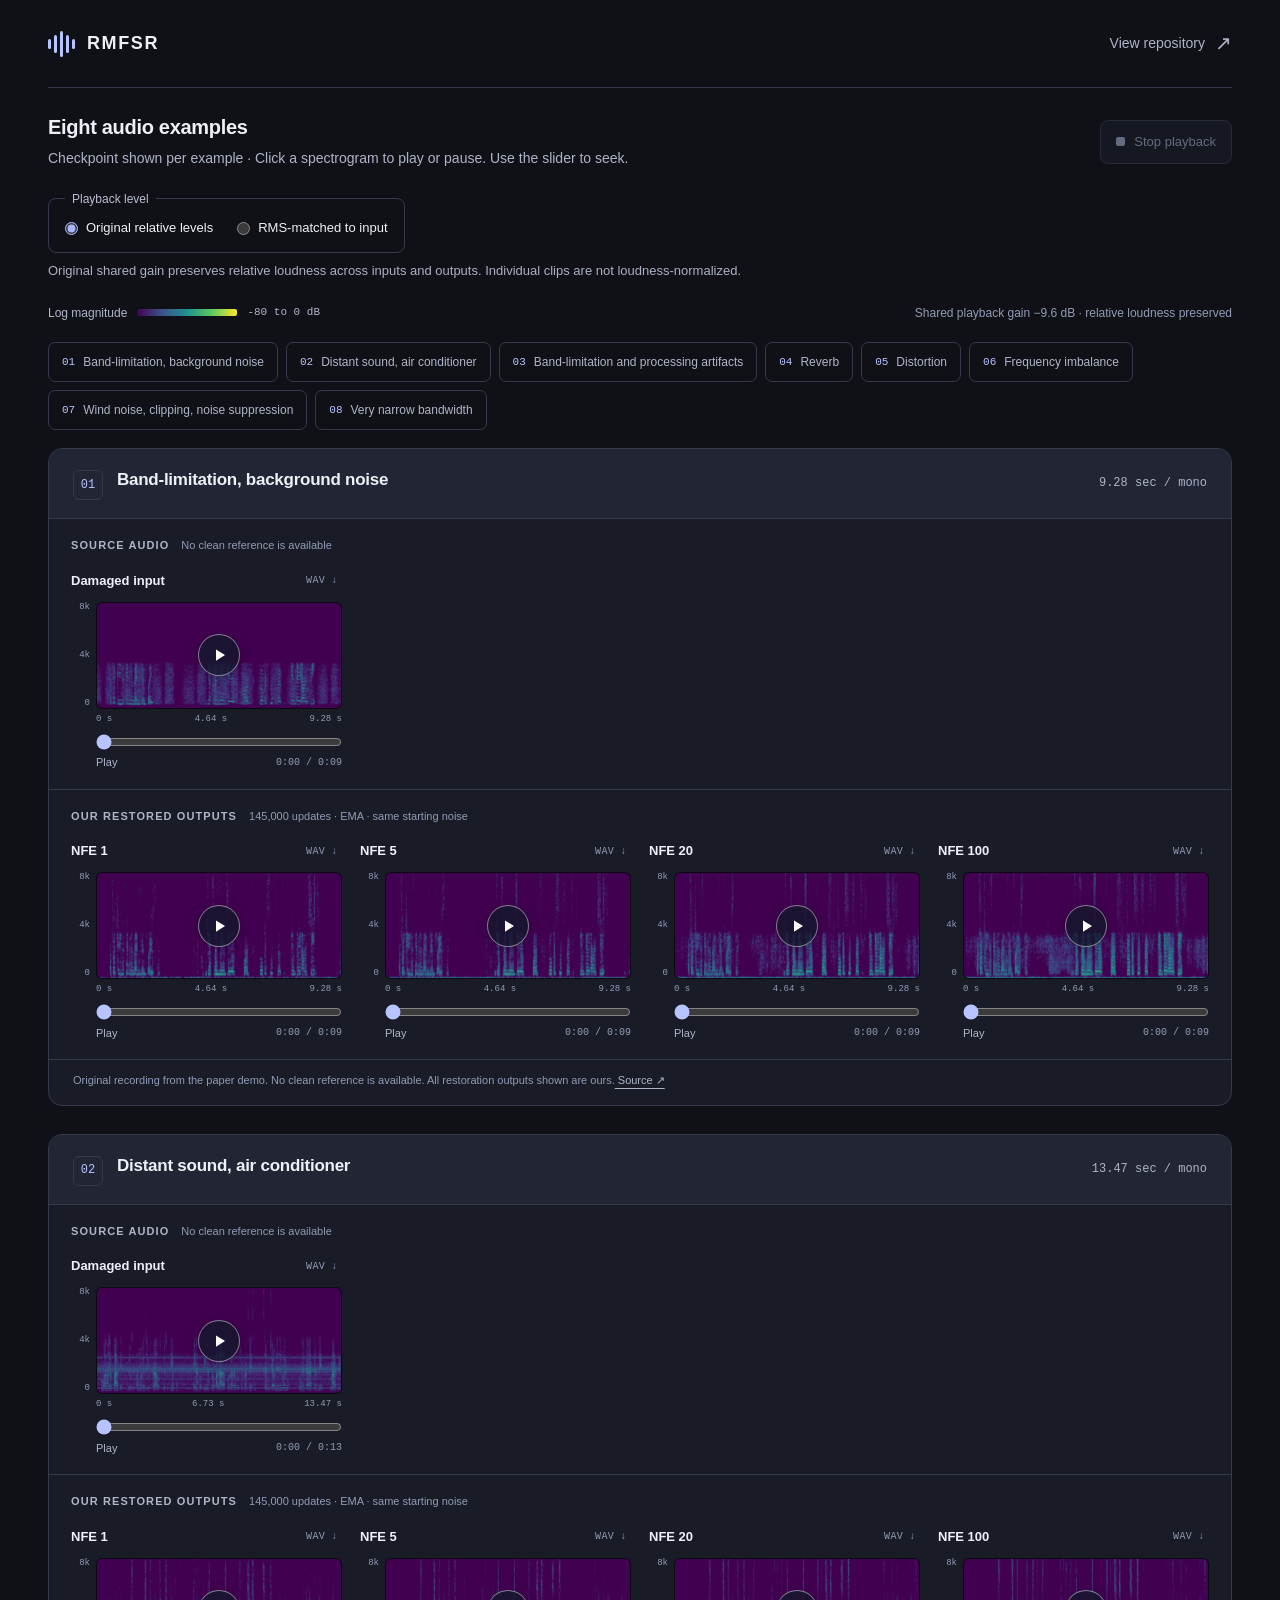
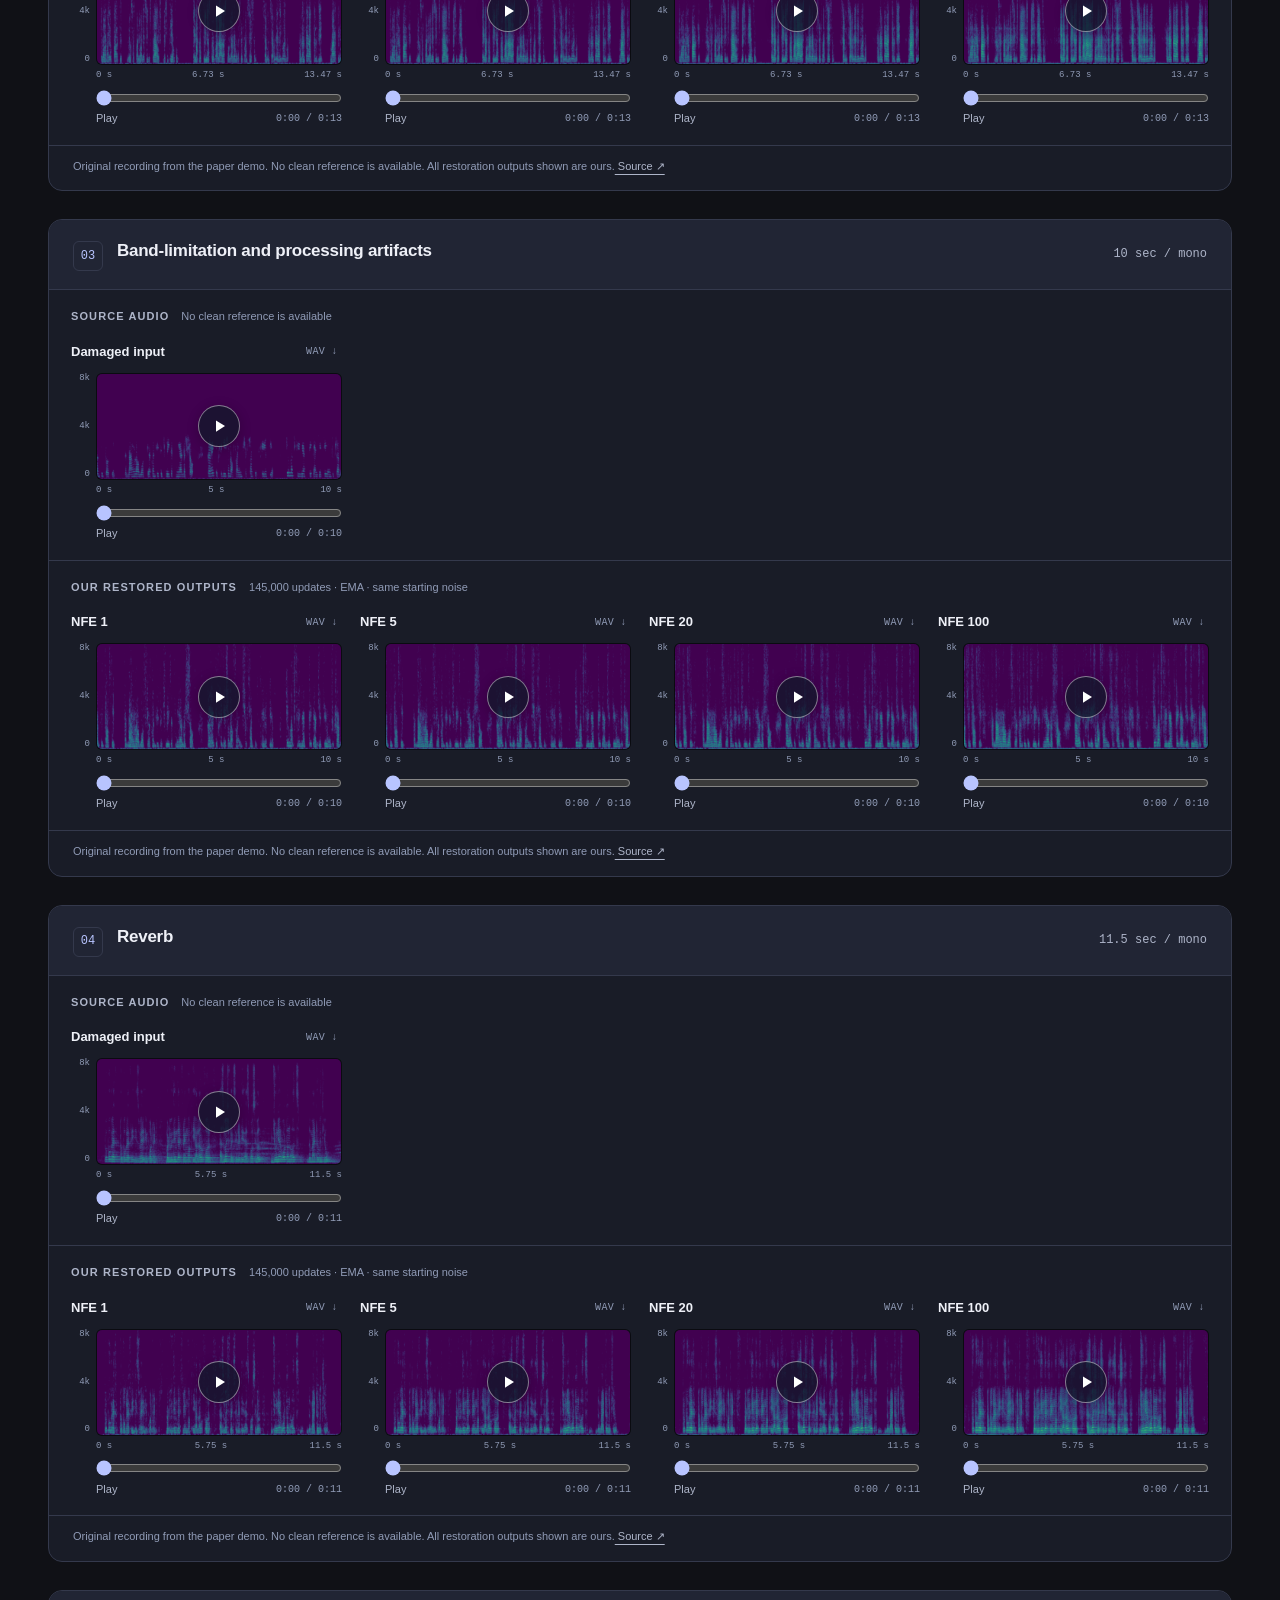
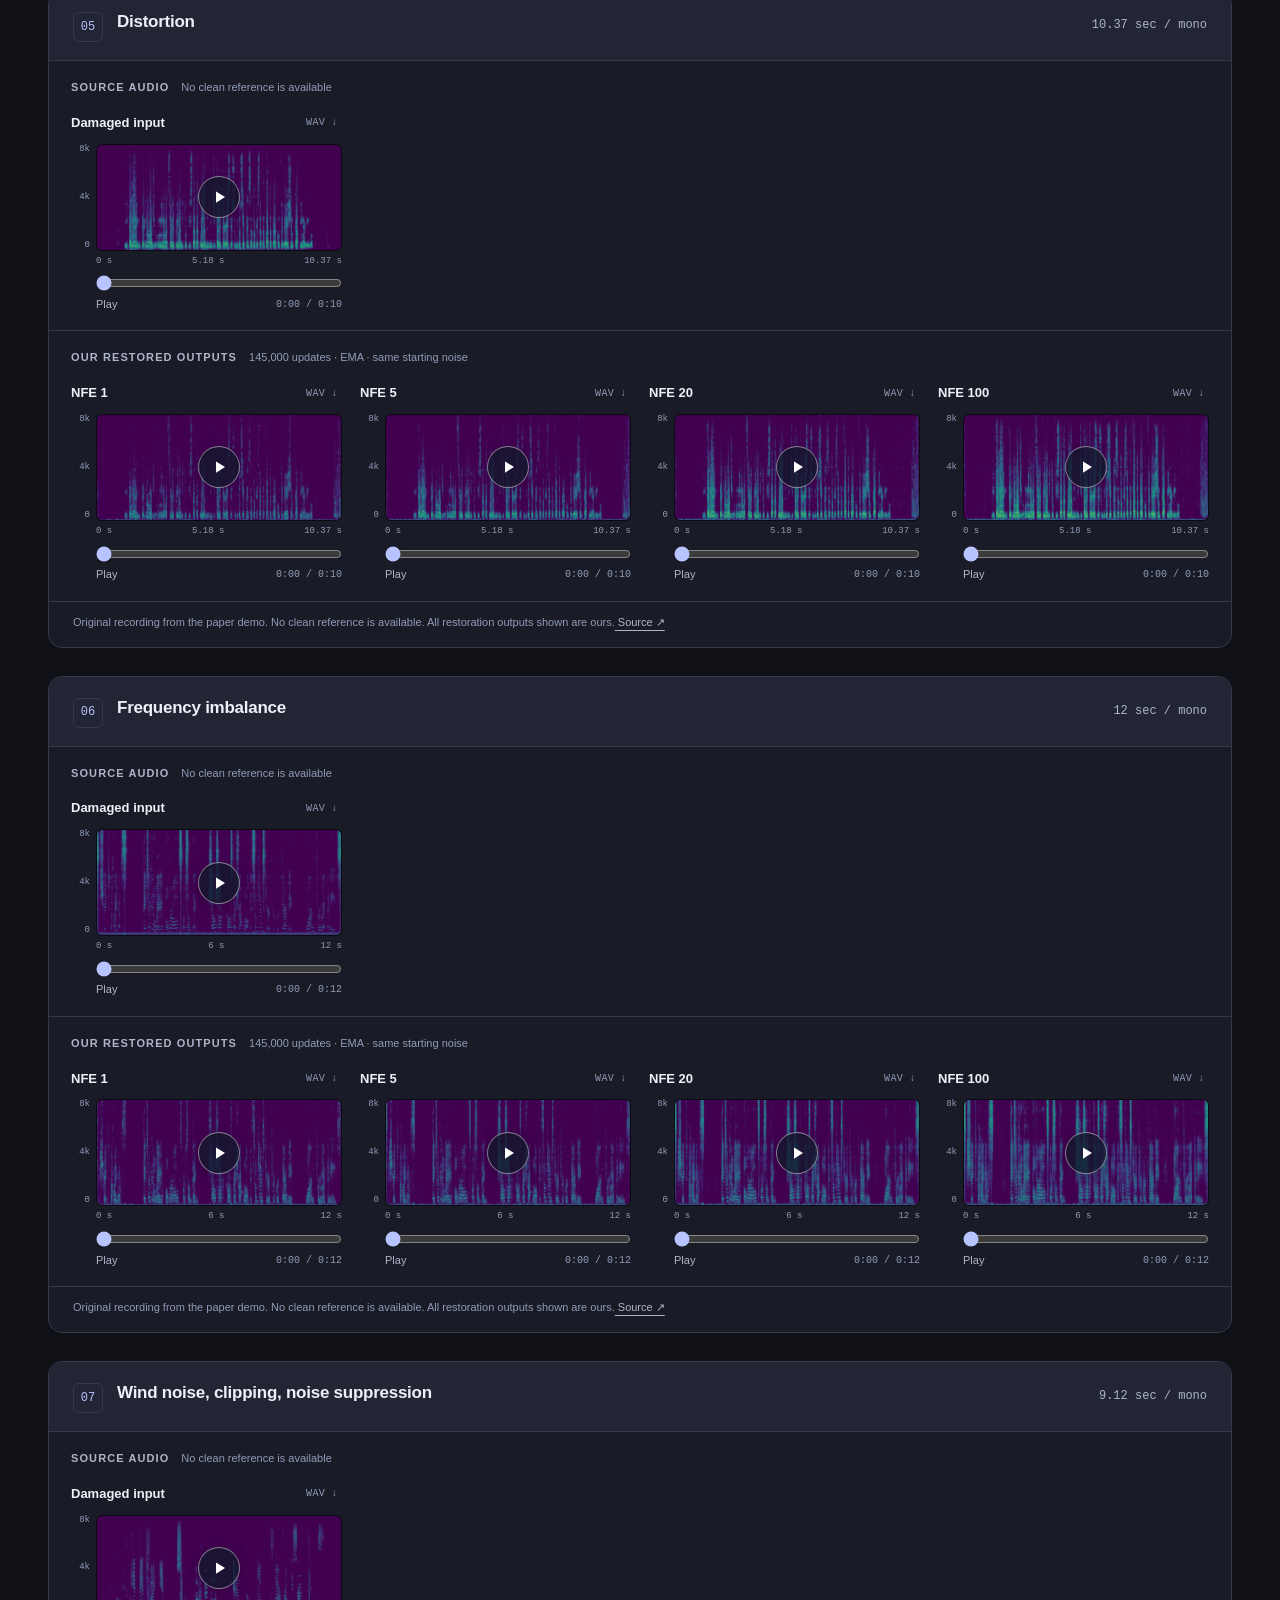
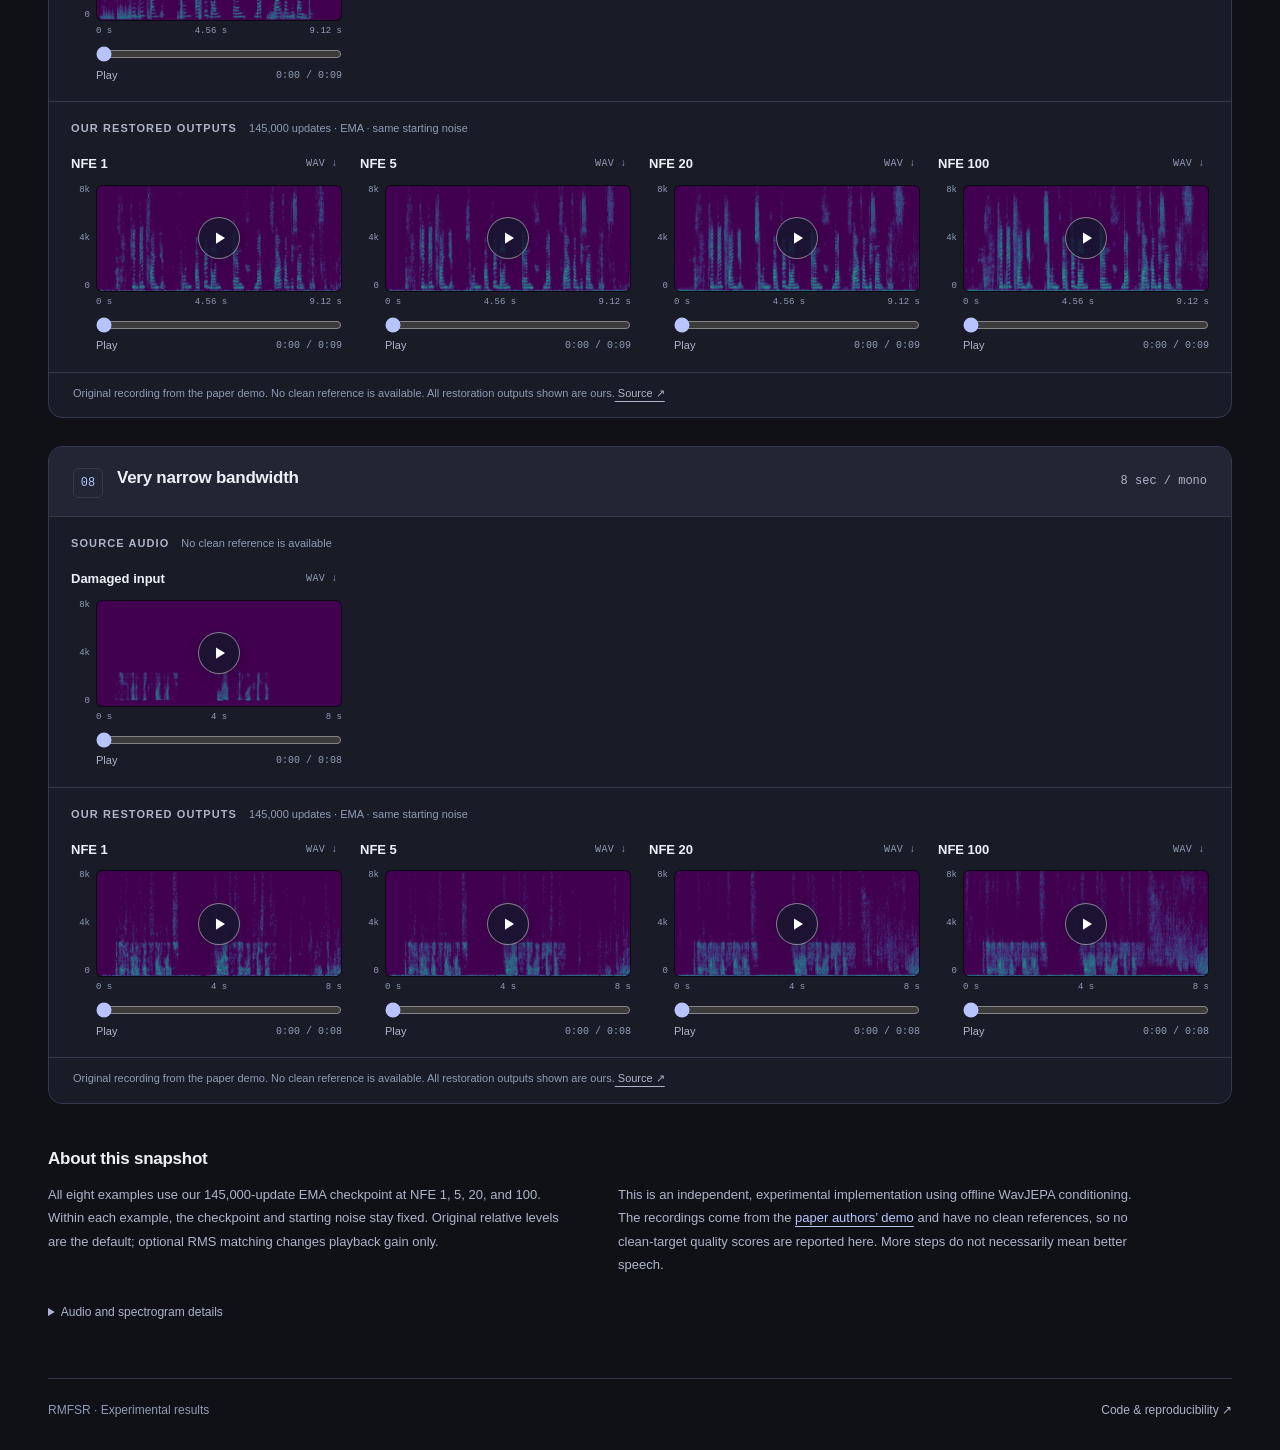
<file: docs/index.html>
<!doctype html>
<html lang="en">
  <head>
    <meta charset="utf-8">
    <meta name="viewport" content="width=device-width, initial-scale=1">
    <meta name="color-scheme" content="dark">
    <meta name="description" content="Hear all eight speech restoration examples from our 145,000-update checkpoint at NFE 1, 5, 20, and 100, with audio, spectrograms, and optional RMS-matched playback.">
    <meta name="theme-color" content="#101116">
    <title>RMFSR · Listening results</title>
    <link rel="stylesheet" href="styles.css?v=intro-removed-20261017">
    <link rel="stylesheet" href="playback-mode.css?v=rms-matched-20261018">
    <script src="playback-mode.js?v=rms-matched-20261018" defer></script>
    <script src="app.js?v=eight-145000-20261019" defer></script>
  </head>
  <body>
    <a class="skip-link" href="#results">Skip to audio results</a>
    <div class="page-shell">
      <header class="site-header">
        <a class="wordmark" href="./" aria-label="RMFSR home"><span class="wave-mark" aria-hidden="true"><i></i><i></i><i></i><i></i><i></i></span>RMFSR</a>
        <a class="repo-link" href="https://github.com/quangng2000/rmfsr">View repository <span aria-hidden="true">↗</span></a>
      </header>

      <main>
        <section class="listening-section" id="results" aria-labelledby="results-title">
          <div class="section-toolbar">
            <div>
              <h1 id="results-title">Eight audio examples</h1>
              <p class="section-helper">Click a spectrogram to play or pause. Use the slider to seek.</p>
            </div>
            <button class="stop-button" id="stop-all" type="button" disabled><span class="stop-symbol" aria-hidden="true"></span>Stop playback</button>
          </div>
          <fieldset class="playback-mode" id="playback-mode" aria-describedby="playback-mode-note" disabled>
            <legend>Playback level</legend>
            <label><input type="radio" name="playback-mode" value="original" checked>Original relative levels</label>
            <label><input type="radio" name="playback-mode" value="matched">RMS-matched to input</label>
          </fieldset>
          <p class="playback-mode-note" id="playback-mode-note">Original shared gain preserves relative loudness. RMS matching changes playback gain only, not the restoration.</p>
          <div class="legend-row">
            <div class="spectral-legend" aria-label="Spectrogram color scale">
              <span>Log magnitude</span>
              <span class="color-scale" aria-hidden="true"></span>
              <span class="scale-label" id="scale-label">−80 to 0 dB</span>
            </div>
            <p class="legend-note" id="legend-note">Shared scale · reference magnitude 1 · original relative loudness</p>
          </div>
          <div class="sample-navigation" id="sample-navigation" aria-label="Jump to example"></div>
          <p class="page-status" id="page-status" role="status">Loading audio examples…</p>
          <div id="samples"></div>
          <p class="sr-only" id="playback-announcement" role="status" aria-live="polite"></p>
          <noscript><p class="page-status">Enable JavaScript to use the audio players. The <a href="results.json">results manifest</a> lists all downloadable audio and spectrogram files.</p></noscript>
        </section>

        <section class="about-results" aria-labelledby="about-title">
          <h2 id="about-title">About this snapshot</h2>
          <div class="about-columns">
            <p>All eight examples use our 145,000-update EMA checkpoint at NFE 1, 5, 20, and 100. Within each example, the checkpoint and starting noise stay fixed. Original relative levels are the default; optional RMS matching changes playback gain only.</p>
            <p>This is an independent, experimental implementation using offline WavJEPA conditioning. The recordings come from the <a href="https://sebraun-msr.github.io/realtimemeanflowspeechrestoration/">paper authors’ demo</a> and have no clean references, so no clean-target quality scores are reported here. More steps do not necessarily mean better speech.</p>
          </div>
          <details class="technical-details">
            <summary>Audio and spectrogram details</summary>
            <p id="spectrogram-details">Window-normalized log-magnitude STFT spectrograms, with a shared reference magnitude of 1.</p>
            <p id="checkpoint-details"></p>
            <p><a href="results.json">Download the results manifest</a></p>
          </details>
        </section>
      </main>

      <footer class="site-footer">
        <span>RMFSR · Experimental results</span>
        <a href="https://github.com/quangng2000/rmfsr">Code &amp; reproducibility <span aria-hidden="true">↗</span></a>
      </footer>
    </div>
  </body>
</html>
</file>
<file: docs/styles.css>
:root {
  color-scheme: dark;
  --bg: #101116;
  --surface: #191c27;
  --surface-raised: #212534;
  --surface-hover: #2c3143;
  --border: #34394c;
  --text: #eef0f7;
  --muted: #aeb5c9;
  --subtle: #909bb6;
  --accent: #b8c4ff;
  --playing: #6de0c0;
  --error: #ffb9b9;
  --radius: 14px;
  --mono: ui-monospace, SFMono-Regular, Menlo, Consolas, monospace;
}

* { box-sizing: border-box; }
html { scroll-behavior: smooth; scroll-padding-top: 24px; }
body { margin: 0; background: var(--bg); color: var(--text); font-family: -apple-system, BlinkMacSystemFont, "Segoe UI", sans-serif; font-size: 16px; line-height: 1.55; -webkit-font-smoothing: antialiased; }
button, input { font: inherit; }
button, a, input { -webkit-tap-highlight-color: transparent; }
a { color: var(--accent); text-decoration-thickness: 1px; text-underline-offset: 4px; }
a:hover { color: var(--text); }
button { cursor: pointer; }
button:disabled { cursor: default; }
button:focus-visible, a:focus-visible, input:focus-visible, summary:focus-visible { outline: 3px solid var(--accent); outline-offset: 5px; }
button, a, input, summary { touch-action: manipulation; }
::selection { color: var(--bg); background: var(--accent); }
.page-shell { max-width: 1568px; margin: 0 auto; padding: 0 48px; }
.site-header { display: flex; align-items: center; justify-content: space-between; gap: 24px; min-height: 88px; border-bottom: 1px solid var(--border); }
.wordmark { display: inline-flex; gap: 12px; align-items: center; color: var(--text); font-weight: 750; letter-spacing: .09em; text-decoration: none; font-size: 18px; min-height: 44px; }
.wave-mark { display: flex; align-items: center; gap: 3px; height: 24px; }
.wave-mark i { width: 3px; height: 10px; background: var(--accent); border-radius: 4px; }
.wave-mark i:nth-child(2), .wave-mark i:nth-child(4) { height: 18px; }
.wave-mark i:nth-child(3) { height: 26px; }
.repo-link { display: inline-flex; align-items: center; gap: 10px; min-height: 44px; font-size: 14px; color: var(--muted); text-decoration: none; }
.repo-link span { font-size: 20px; }
.listening-section { padding-top: 26px; }
.section-toolbar { display: flex; align-items: center; justify-content: space-between; gap: 16px; }
h1, h2 { margin: 0; font-size: 20px; line-height: 1.35; font-weight: 600; letter-spacing: -.015em; }
.section-helper { margin: 7px 0 0; color: var(--muted); font-size: 14px; }
.stop-button { display: inline-flex; flex-shrink: 0; align-items: center; justify-content: center; gap: 9px; padding: 10px 15px; border: 1px solid var(--border); border-radius: 8px; color: var(--text); background: var(--surface); min-height: 44px; font-size: 13px; transition: background .15s, border-color .15s; }
.stop-button:not(:disabled):hover { background: var(--surface-hover); border-color: var(--subtle); }
.stop-button:disabled { color: var(--subtle); opacity: .65; }
.stop-symbol { width: 9px; height: 9px; background: currentColor; border-radius: 2px; }
.legend-row { display: flex; align-items: center; justify-content: space-between; flex-wrap: wrap; gap: 8px 20px; margin-top: 22px; }
.spectral-legend { display: inline-flex; align-items: center; flex-wrap: wrap; gap: 10px; color: var(--muted); font-size: 12px; }
.color-scale { width: 100px; height: 7px; border-radius: 2px; background: linear-gradient(90deg, #440154, #3b528b, #21918c, #5ec962, #fde725); }
.color-scale[data-colormap="magma"] { background: linear-gradient(90deg, #000004, #51127c, #b73779, #fc8961, #fcfdbf); }
.scale-label { font-family: var(--mono); font-size: 11px; }
.legend-note { margin: 0; font-size: 12px; color: var(--subtle); }
.sample-navigation { display: flex; flex-wrap: wrap; gap: 8px; margin: 20px 0 18px; }
.sample-navigation a { display: inline-flex; align-items: center; gap: 8px; padding: 8px 13px; border: 1px solid var(--border); border-radius: 7px; font-size: 12px; text-decoration: none; color: var(--muted); min-height: 40px; }
.sample-navigation a:hover { background: var(--surface); color: var(--text); }
.sample-navigation .nav-number { color: var(--accent); font-family: var(--mono); font-size: 11px; }
.page-status { padding: 28px; border: 1px solid var(--border); border-radius: var(--radius); color: var(--muted); }
.page-status.error { color: var(--error); }
.page-status[hidden] { display: none; }
.retry-button { margin-left: 12px; padding: 8px 14px; border: 1px solid var(--border); background: var(--surface-raised); color: var(--text); border-radius: 6px; min-height: 44px; }
.sample { margin-bottom: 28px; overflow: hidden; border: 1px solid var(--border); border-radius: var(--radius); background: var(--surface); }
.sample-header { display: flex; align-items: flex-start; gap: 14px; padding: 20px 24px 18px; background: var(--surface-raised); border-bottom: 1px solid var(--border); }
.sample-number { display: flex; flex-shrink: 0; align-items: center; justify-content: center; height: 30px; width: 30px; margin-top: 1px; border: 1px solid var(--border); border-radius: 6px; font-family: var(--mono); font-size: 12px; color: var(--accent); }
.sample-heading { flex: 1; min-width: 0; }
.sample-header h2 { margin: 0; font-size: 17px; font-weight: 600; letter-spacing: -.015em; }
.sample-description { margin: 5px 0 0; color: var(--muted); font-size: 13px; }
.sample-duration { flex-shrink: 0; margin-top: 5px; font-family: var(--mono); font-size: 12px; color: var(--muted); white-space: nowrap; }
.track-group { padding: 18px 22px 16px; }
.track-group + .track-group { border-top: 1px solid var(--border); }
.group-heading { display: flex; align-items: baseline; gap: 12px; flex-wrap: wrap; margin: 0 0 13px; }
.group-heading h3 { margin: 0; color: var(--muted); font-size: 11px; text-transform: uppercase; letter-spacing: .1em; font-weight: 650; }
.group-heading span { color: var(--subtle); font-size: 11px; }
.tracks-grid { display: grid; grid-template-columns: repeat(4, minmax(0, 1fr)); gap: 18px; }
.track { min-width: 0; }
.track-label-row { display: flex; align-items: center; justify-content: space-between; gap: 8px; margin-bottom: 7px; min-height: 25px; }
.track h4 { margin: 0; font-size: 13px; font-weight: 600; }
.track-download { color: var(--subtle); font-size: 10px; font-family: var(--mono); text-decoration: none; letter-spacing: .04em; padding: 6px 4px; }
.track-download:hover { color: var(--accent); }
.spectrogram-wrap { position: relative; padding-left: 25px; }
.frequency-axis { position: absolute; left: 0; top: 0; bottom: 0; width: 21px; display: flex; flex-direction: column; justify-content: space-between; color: var(--subtle); font-family: var(--mono); font-size: 9px; line-height: 1; text-align: right; padding: 1px 2px 1px 0; white-space: nowrap; }
.spectrogram-button { display: block; position: relative; width: 100%; padding: 0; border: 1px solid transparent; border-radius: 6px; background: #0a0b10; overflow: hidden; aspect-ratio: 2.3; transition: border-color .15s; }
.spectrogram-button:hover { border-color: var(--accent); }
.spectrogram-button img { display: block; width: 100%; height: 100%; object-fit: fill; }
.spectrogram-button::after { content: ""; position: absolute; inset: 0; background: rgba(0,0,0,.05); pointer-events: none; }
.play-icon { position: absolute; top: 50%; left: 50%; transform: translate(-50%, -50%); display: flex; align-items: center; justify-content: center; width: 42px; height: 42px; border: 1px solid rgba(255,255,255,.45); border-radius: 50%; color: white; background: rgba(17,25,40,.75); box-shadow: 0 2px 12px rgba(0,0,0,.22); z-index: 2; transition: background .15s; }
.spectrogram-button:hover .play-icon { background: rgba(32,48,73,.92); }
.play-icon svg { width: 18px; height: 18px; }
.playhead { position: absolute; inset: 0 auto 0 0; width: 2px; background: #fff; box-shadow: 0 0 6px rgba(0,0,0,.8); z-index: 1; pointer-events: none; opacity: 0; }
.track[data-state="playing"] .spectrogram-button { border-color: var(--playing); }
.track[data-state="playing"] .play-icon { background: rgba(15,68,59,.86); border-color: var(--playing); }
.track[data-state="playing"] .track-state { color: var(--playing); }
.track[data-state="loading"] .play-icon svg { animation: spin 1s linear infinite; }
.time-axis { display: flex; justify-content: space-between; margin: 4px 0 0 25px; color: var(--subtle); font-family: var(--mono); font-size: 9px; }
.player-seek { display: block; width: calc(100% - 25px); margin: 3px 0 0 25px; padding: 0; height: 24px; accent-color: var(--accent); cursor: pointer; }
.player-meta { display: flex; align-items: center; justify-content: space-between; gap: 8px; margin: -1px 0 0 25px; min-height: 20px; }
.track-state { color: var(--muted); font-size: 11px; }
.player-time { font-family: var(--mono); font-size: 10px; color: var(--subtle); white-space: nowrap; }
.track-error { margin: 8px 0 0 25px; color: var(--error); font-size: 11px; }
.image-fallback { display: flex; align-items: center; justify-content: center; height: 100%; color: var(--muted); font-size: 11px; padding: 10px; }
.source-note { margin: 0; padding: 12px 24px 15px; border-top: 1px solid var(--border); color: var(--subtle); font-size: 11px; line-height: 1.6; }
.source-note a { color: var(--muted); }
.about-results { padding: 16px 0 44px; }
.about-results h2 { font-size: 17px; }
.about-columns { display: grid; grid-template-columns: 1fr 1fr; gap: 40px; max-width: 1100px; }
.about-columns p { margin: 12px 0 0; color: var(--muted); font-size: 13px; line-height: 1.8; }
.technical-details { margin-top: 22px; color: var(--muted); font-size: 12px; }
.technical-details summary { cursor: pointer; width: fit-content; min-height: 36px; padding: 5px 0; }
.technical-details p { max-width: 1000px; overflow-wrap: anywhere; }
.technical-details code { font-family: var(--mono); font-size: 11px; }
.site-footer { padding: 22px 0 30px; border-top: 1px solid var(--border); display: flex; justify-content: space-between; gap: 16px; color: var(--subtle); font-size: 12px; }
.site-footer a { color: var(--muted); text-decoration: none; }
.skip-link { position: fixed; top: -100px; left: 16px; padding: 12px 18px; border-radius: 8px; background: var(--accent); color: var(--bg); z-index: 10; }
.skip-link:focus { top: 16px; color: var(--bg); }
.sr-only { position: absolute; width: 1px; height: 1px; padding: 0; margin: -1px; overflow: hidden; clip: rect(0,0,0,0); white-space: nowrap; border: 0; }
@keyframes spin { to { transform: rotate(360deg); } }

@media (min-width: 1500px) {
  .spectrogram-button { aspect-ratio: 2.45; }
}
@media (max-width: 1100px) {
  .page-shell { padding: 0 28px; }
  .tracks-grid { grid-template-columns: repeat(2, minmax(0, 1fr)); gap: 22px; }
  .spectrogram-button { aspect-ratio: 2.7; }
  .track-label-row { margin-bottom: 6px; }
}
@media (max-width: 600px) {
  .page-shell { padding: 0 18px; }
  .site-header { min-height: 70px; gap: 12px; }
  .wordmark { font-size: 16px; }
  .repo-link { font-size: 12px; gap: 6px; }
  .section-toolbar { align-items: flex-start; flex-wrap: wrap; }
  .section-helper { font-size: 13px; }
  .stop-button { min-height: 44px; padding: 9px 12px; }
  .legend-row { margin-top: 18px; gap: 8px; }
  .legend-note { font-size: 11px; }
  .sample-navigation { margin: 18px 0 16px; }
  .sample-navigation a { min-height: 44px; }
  .sample-header { padding: 16px; gap: 10px; flex-wrap: wrap; }
  .sample-header h2 { font-size: 16px; }
  .sample-description { font-size: 12px; }
  .sample-duration { font-size: 11px; margin-left: 40px; margin-top: -7px; }
  .track-group { padding: 16px 14px; }
  .tracks-grid { grid-template-columns: minmax(0, 1fr); gap: 23px; }
  .spectrogram-button { aspect-ratio: 2.65; }
  .track h4 { font-size: 14px; }
  .track-download { min-height: 44px; display: flex; align-items: center; padding: 0 8px; margin-top: -8px; margin-bottom: -8px; }
  .frequency-axis, .time-axis { font-size: 10px; }
  .player-seek { height: 34px; margin-top: 2px; }
  .track-state { font-size: 12px; }
  .player-time { font-size: 11px; }
  .source-note { padding: 12px 16px; }
  .about-columns { grid-template-columns: 1fr; gap: 4px; }
  .site-footer { flex-direction: column; gap: 8px; }
  .site-footer a { display: flex; align-items: center; min-height: 44px; }
}
@media (prefers-reduced-motion: reduce) {
  html { scroll-behavior: auto; }
  *, *::before, *::after { animation: none !important; transition: none !important; }
}
</file>
<file: docs/playback-mode.css>
.playback-mode {
  display: flex;
  flex-wrap: wrap;
  gap: 12px 24px;
  width: fit-content;
  margin: 20px 0 8px;
  padding: 10px 16px 14px;
  border: 1px solid #363a4b;
  border-radius: 8px;
}
.playback-mode legend { padding: 0 7px; color: #b9bfd2; font-size: 12px; }
.playback-mode label { display: flex; align-items: center; gap: 8px; font-size: 13px; cursor: pointer; }
.playback-mode input { margin: 0; accent-color: #a9b7ff; }
.playback-mode input:focus-visible { outline: 2px solid #c1caff; outline-offset: 4px; }
.playback-mode:disabled, .playback-mode label:has(input:disabled) { opacity: .65; cursor: default; }
.playback-mode-note { max-width: 900px; margin: 8px 0 18px; color: #aab1c4; font-size: 13px; line-height: 1.55; }
.spectrogram-button img[hidden] { display: none; }
@media (max-width: 600px) { .playback-mode { gap: 12px; flex-direction: column; width: 100%; } }
</file>
